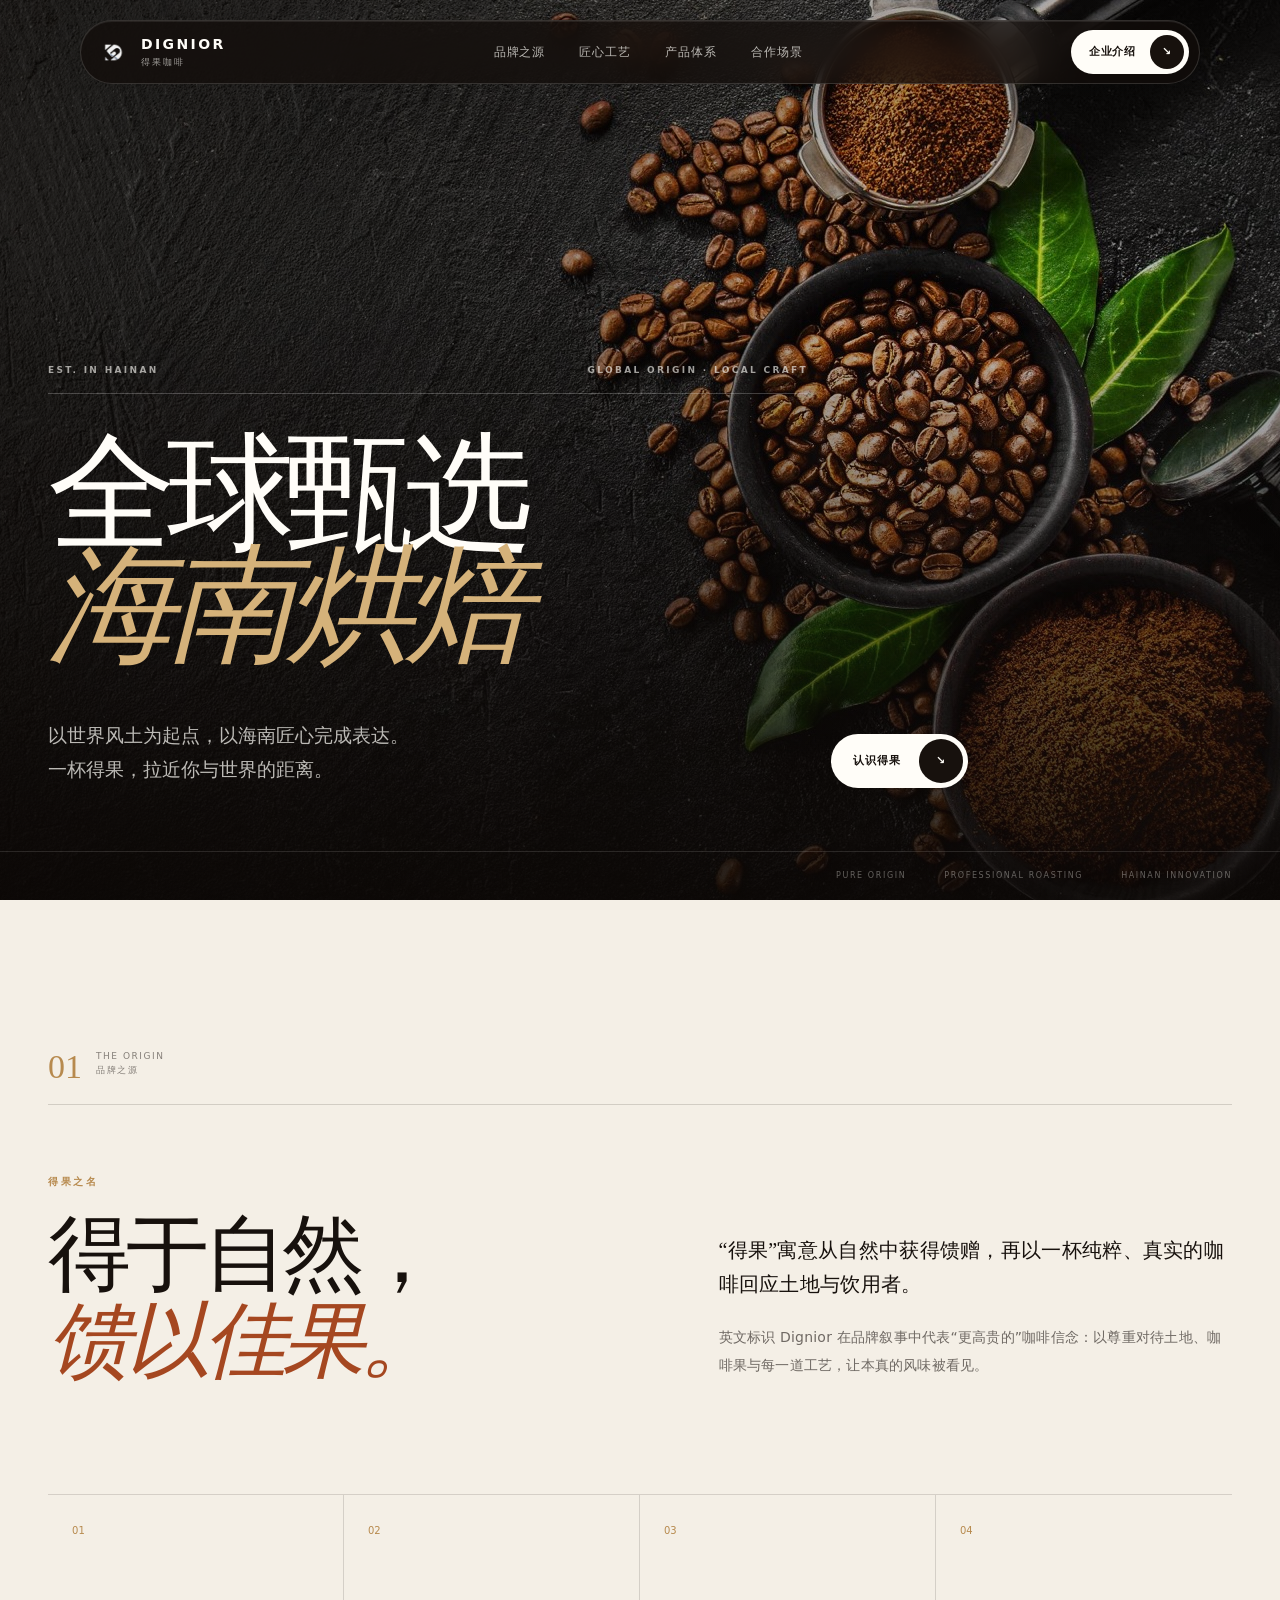
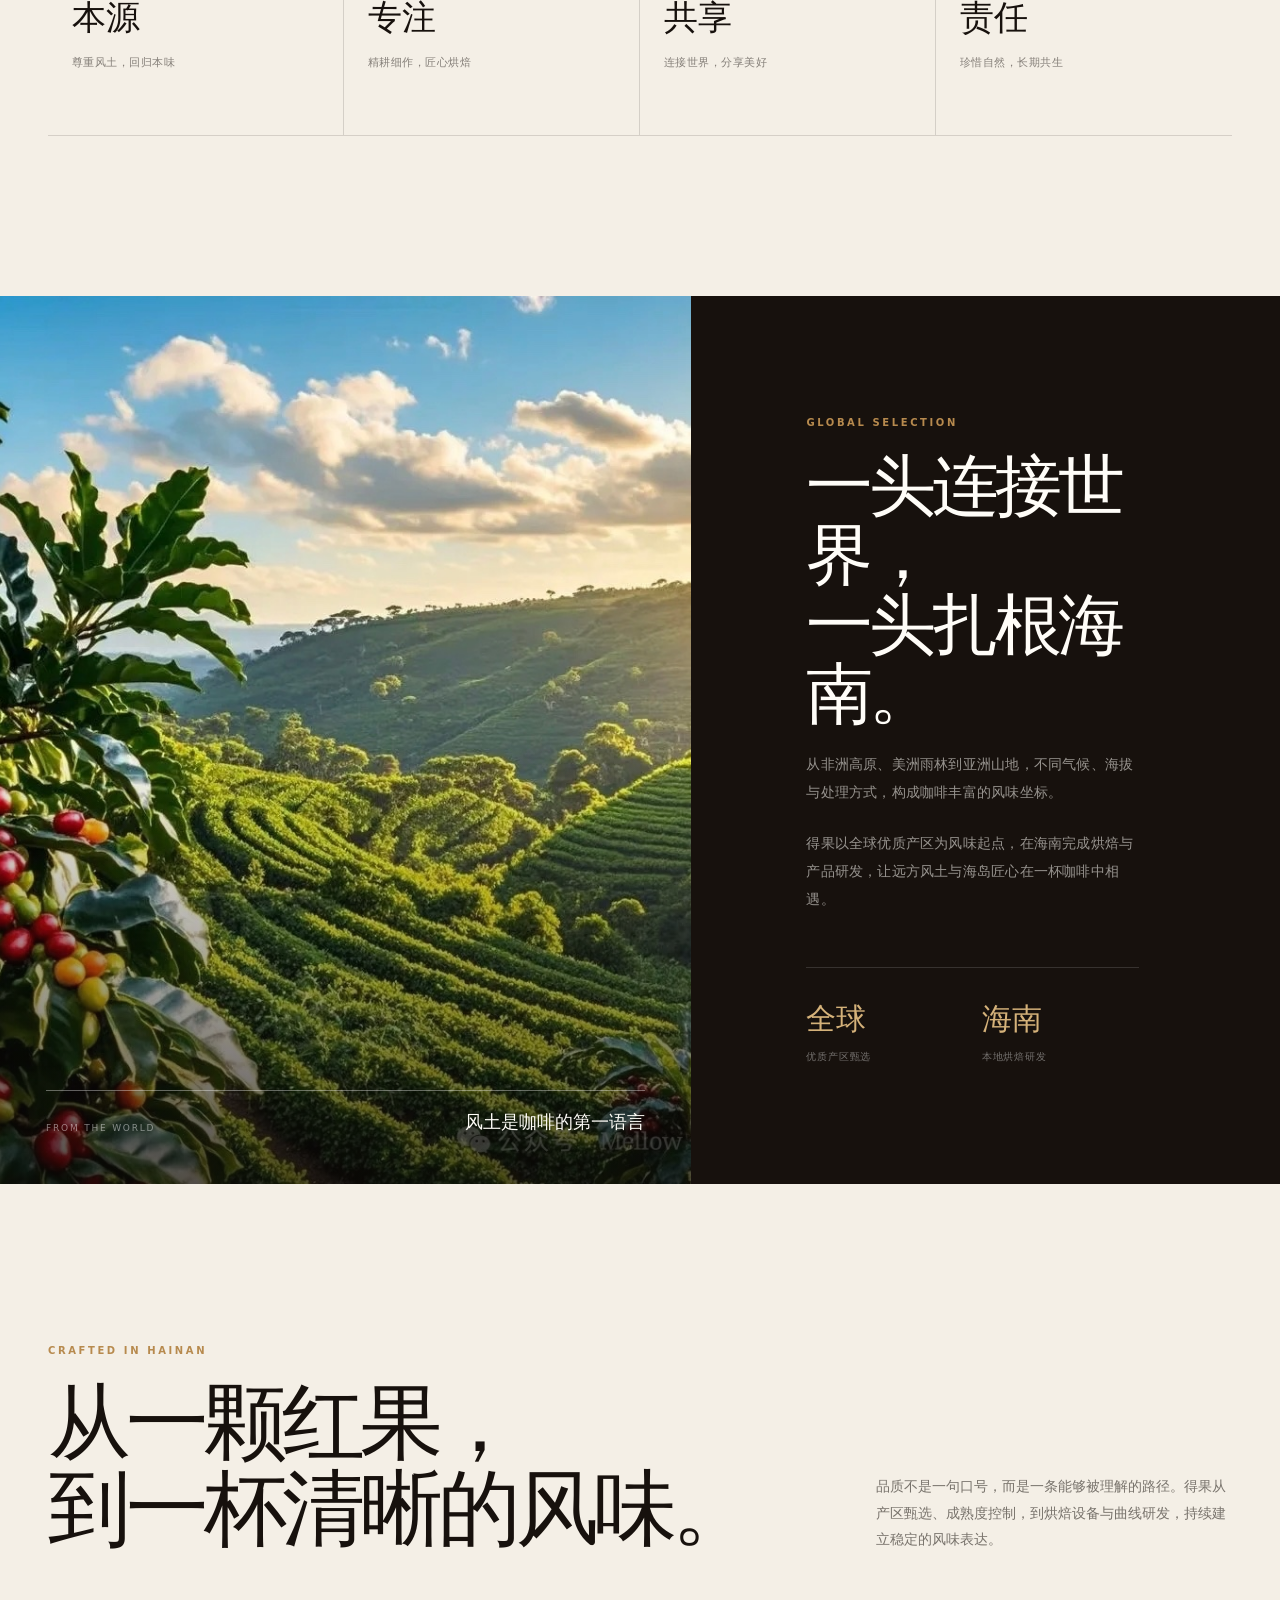
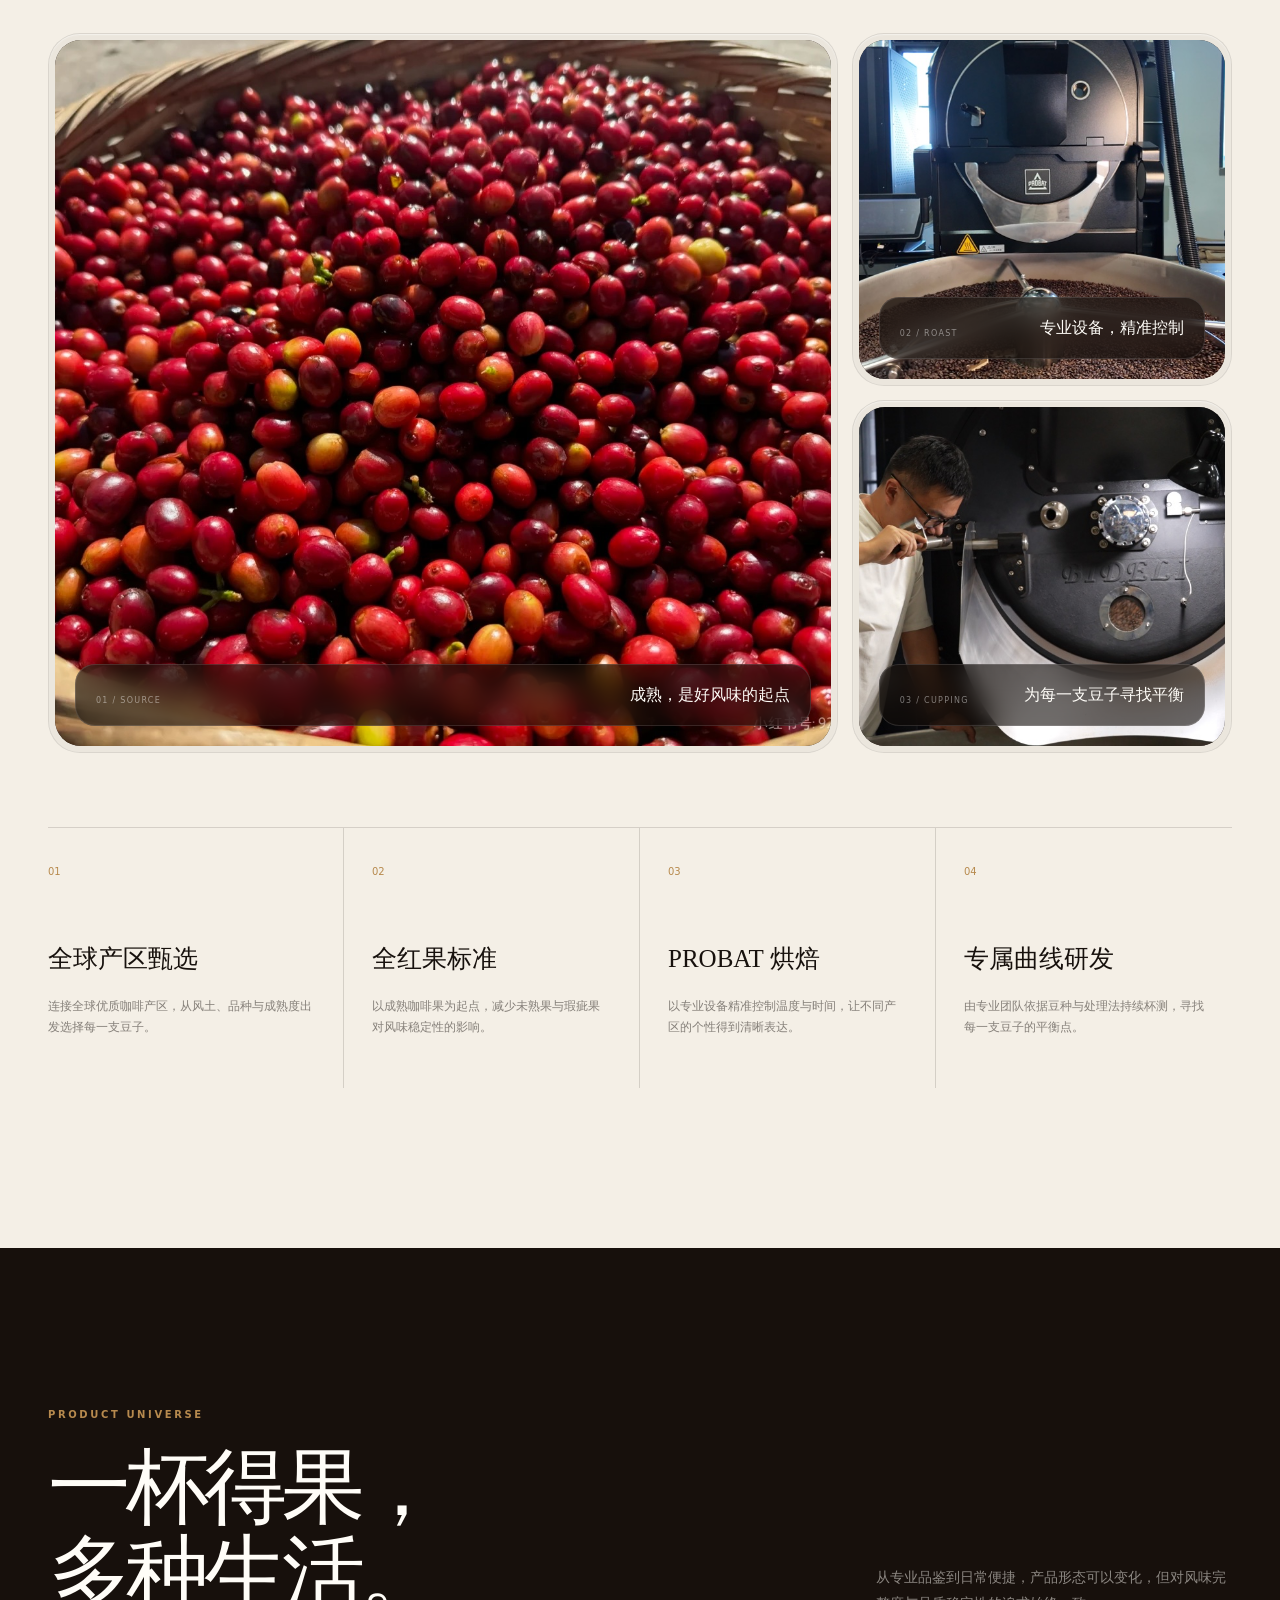
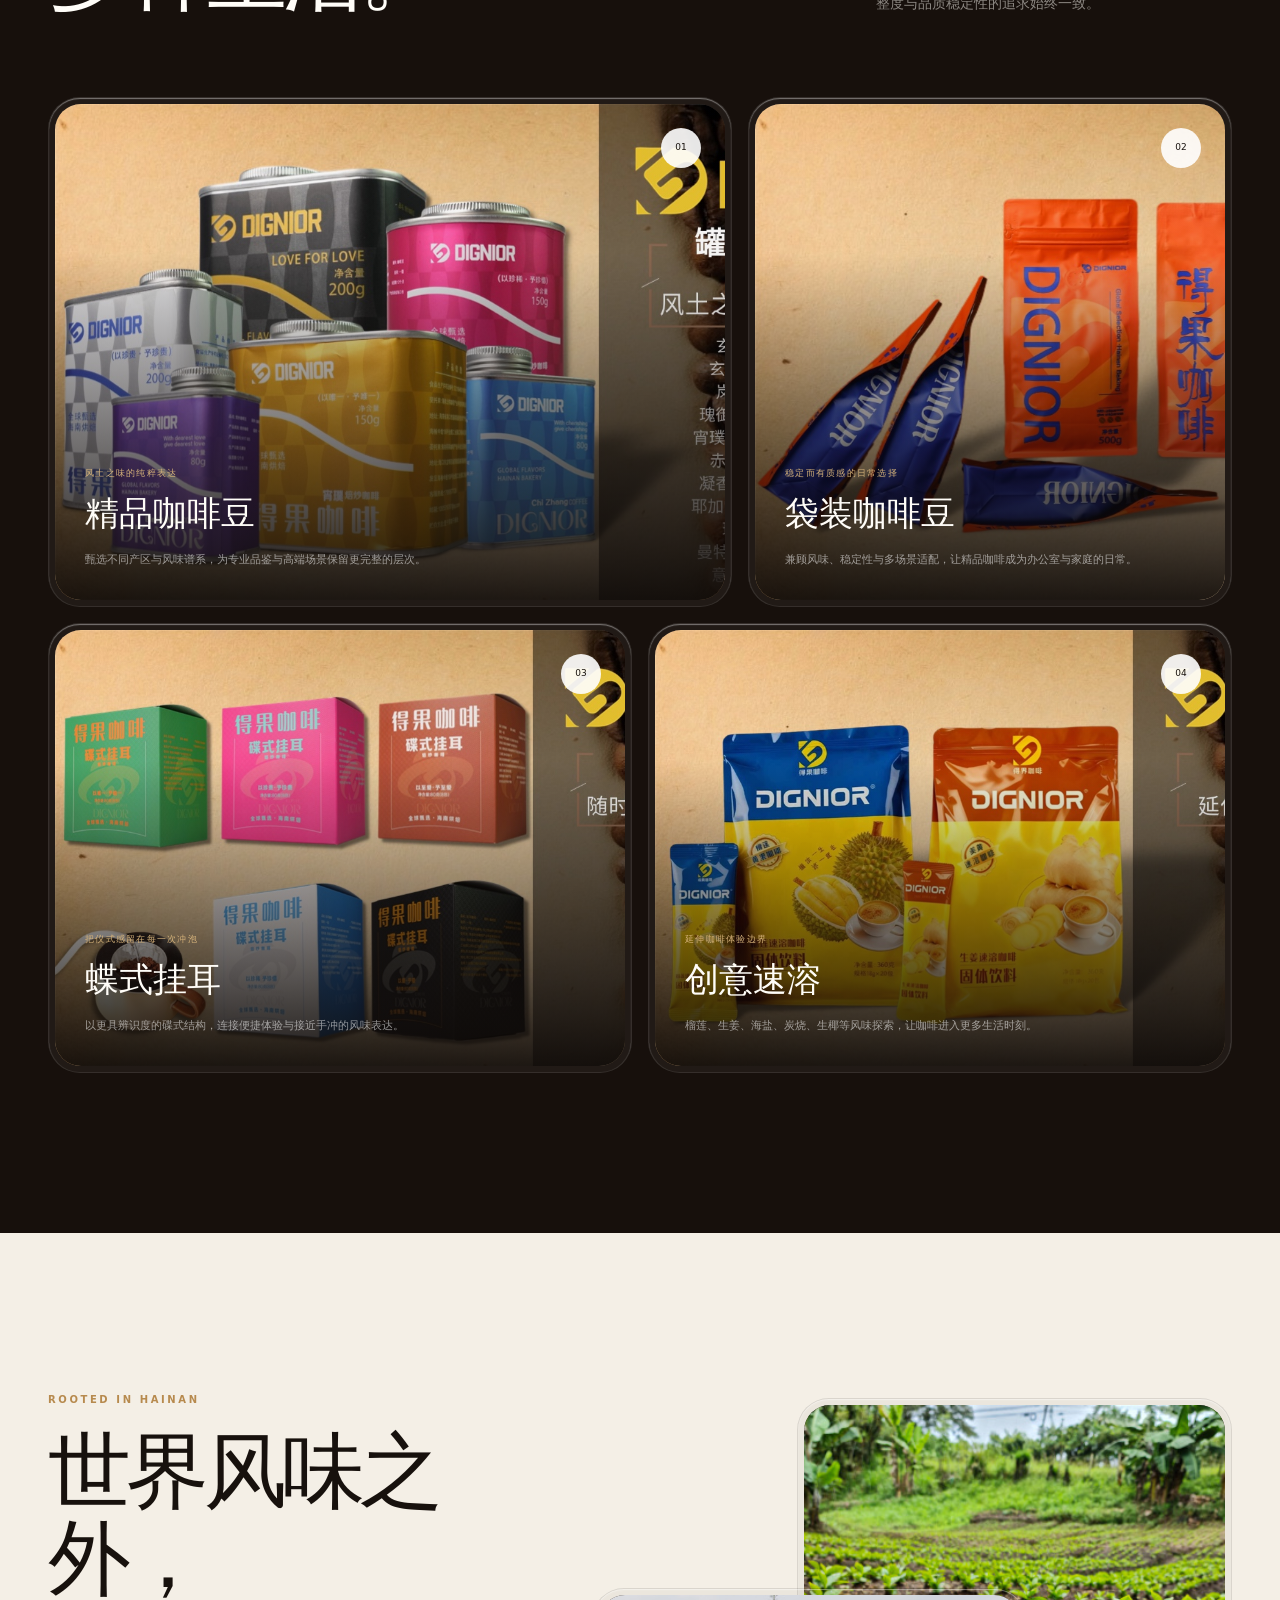
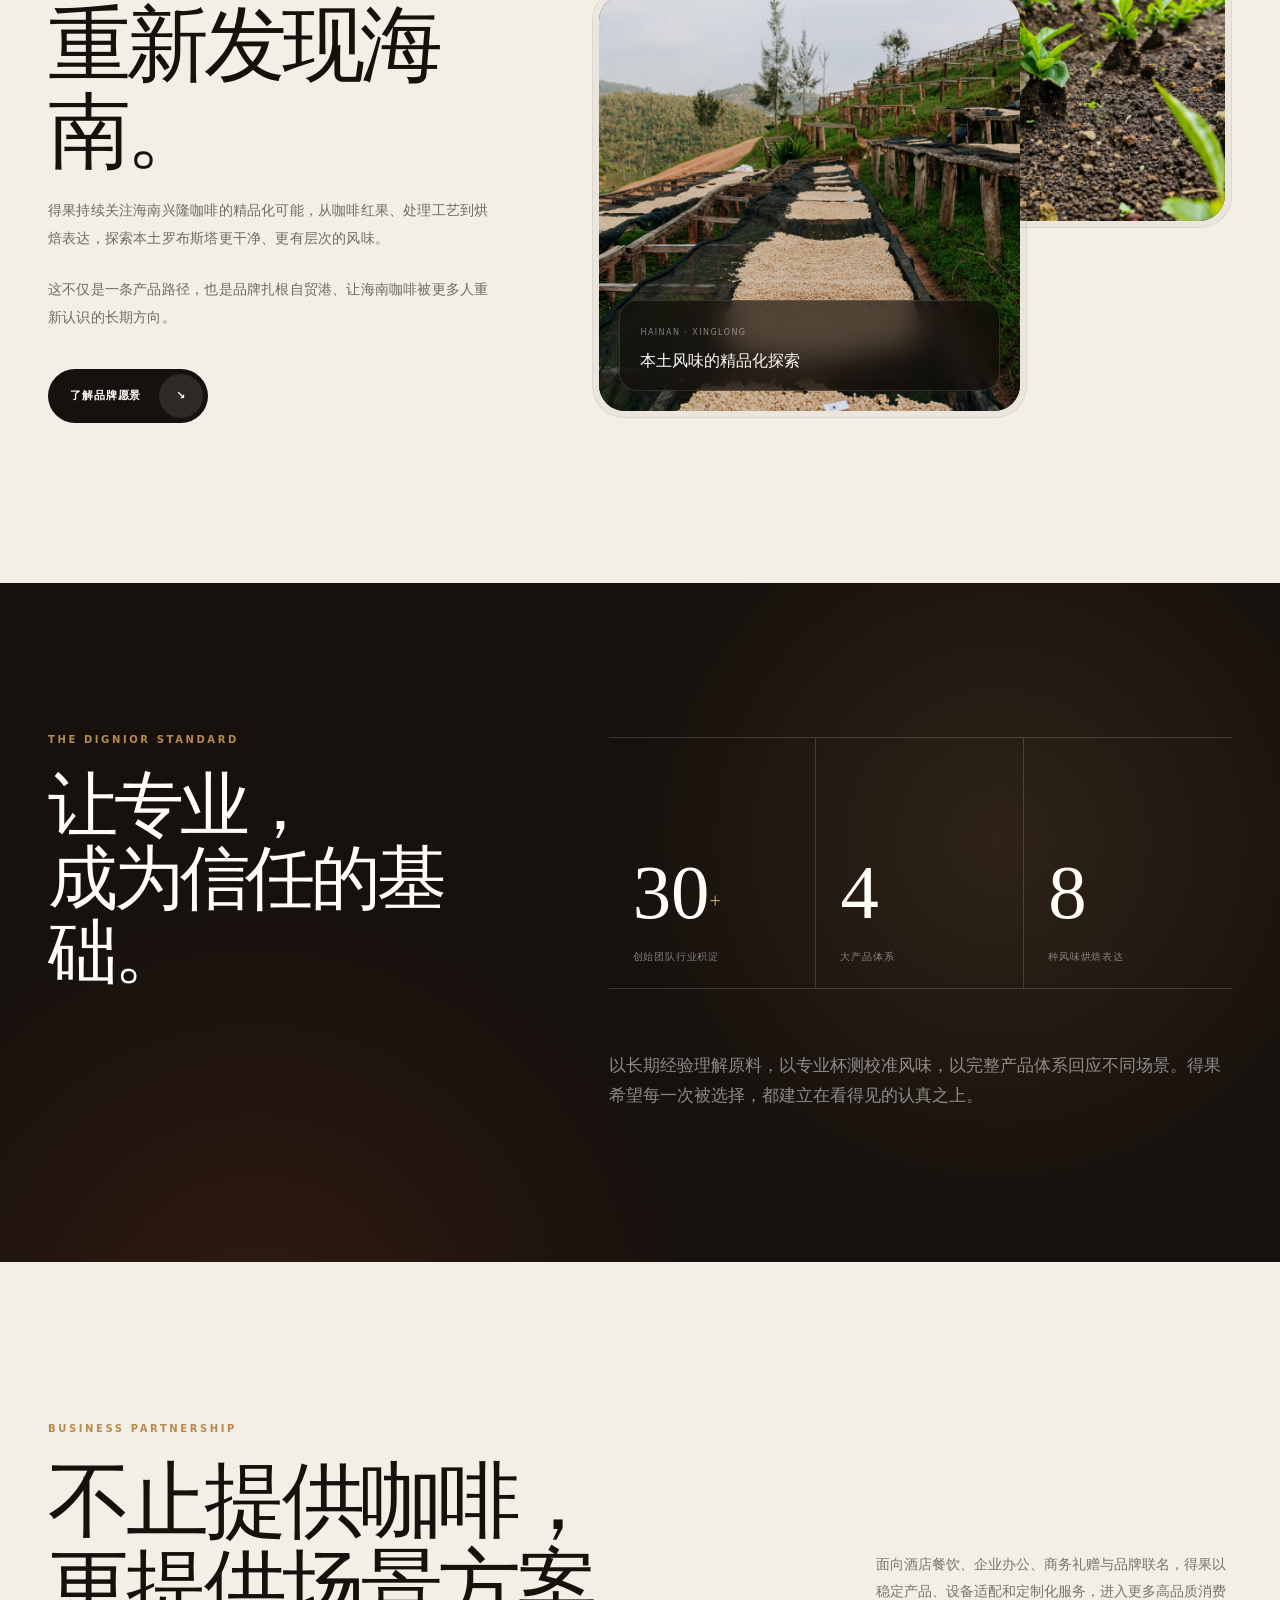
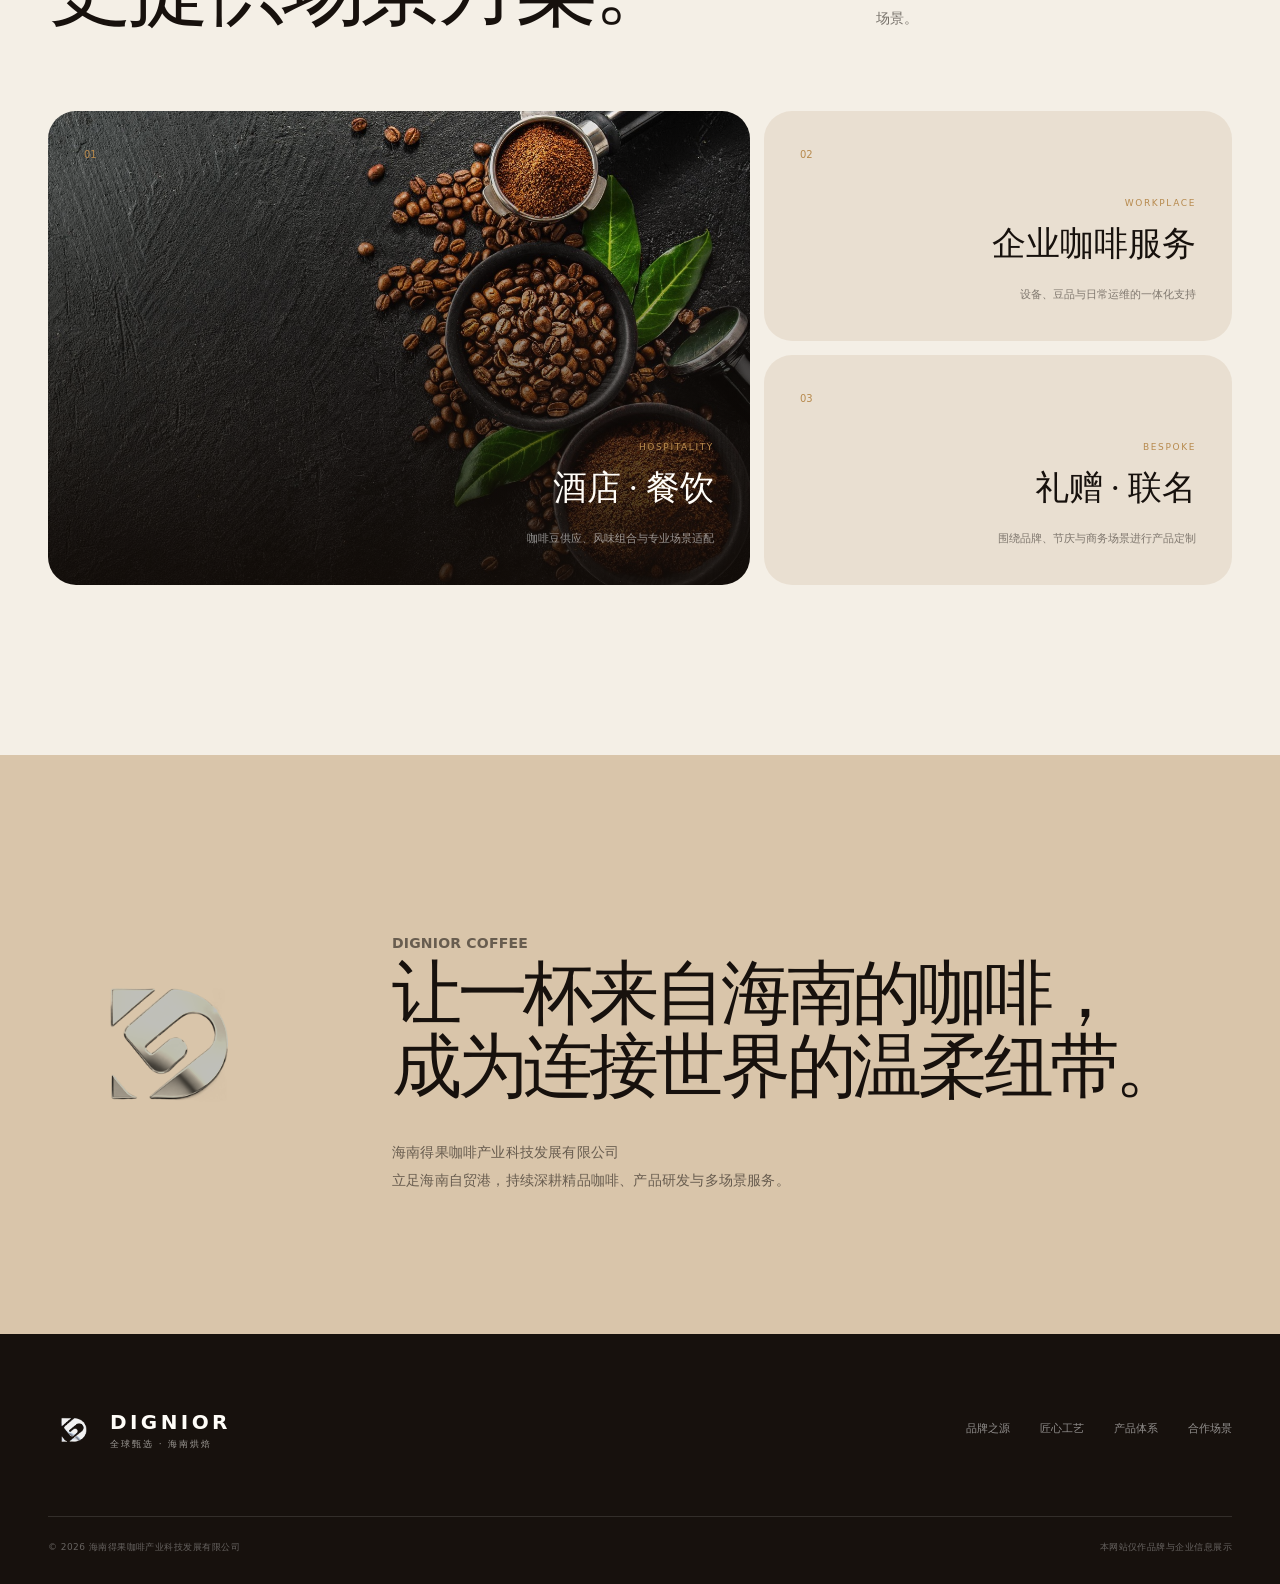
<file: index.html>
<!DOCTYPE html><html lang="zh-CN"><head><meta charSet="utf-8"/><meta name="viewport" content="width=device-width, initial-scale=1"/><link rel="preload" href="/_next/static/media/caa3a2e1cccd8315-s.p.09~u27dqhyhd6.woff2" as="font" crossorigin="" type="font/woff2"/><link rel="preload" as="image" href="/media/dignior-mark.png"/><link rel="preload" as="image" href="/media/hero-coffee.jpg"/><link rel="stylesheet" href="/_next/static/chunks/10dnl2an810fk.css" data-precedence="next"/><link rel="preload" as="script" fetchPriority="low" href="/_next/static/chunks/0ht900cau6_ur.js"/><script src="/_next/static/chunks/0r8nt2o8muejo.js" async=""></script><script src="/_next/static/chunks/07lhk_q6pmm3r.js" async=""></script><script src="/_next/static/chunks/turbopack-05c8c~j12fn14.js" async=""></script><script src="/_next/static/chunks/0dbhjjzl8qfwv.js" async=""></script><script src="/_next/static/chunks/0vftufkybjbp4.js" async=""></script><meta name="next-size-adjust" content=""/><title>DIGNIOR 得果咖啡｜全球甄选 · 海南烘焙</title><meta name="description" content="海南得果咖啡产业科技发展有限公司品牌官网。全球优质产区甄选，海南本地烘焙研发，以专业工艺连接世界风味与多元咖啡生活。"/><meta property="og:title" content="DIGNIOR 得果咖啡｜全球甄选 · 海南烘焙"/><meta property="og:description" content="得于自然，成于海南，分享世界风味。"/><meta property="og:url" content="https://fengjiqi888.github.io"/><meta property="og:locale" content="zh_CN"/><meta property="og:image" content="https://fengjiqi888.github.io/og.png"/><meta property="og:image:width" content="1200"/><meta property="og:image:height" content="630"/><meta property="og:image:alt" content="DIGNIOR 得果咖啡｜全球甄选 · 海南烘焙"/><meta property="og:type" content="website"/><meta name="twitter:card" content="summary_large_image"/><meta name="twitter:title" content="DIGNIOR 得果咖啡｜全球甄选 · 海南烘焙"/><meta name="twitter:description" content="得于自然，成于海南，分享世界风味。"/><meta name="twitter:image" content="https://fengjiqi888.github.io/og.png"/><link rel="shortcut icon" href="/media/dignior-mark.png"/><link rel="icon" href="/media/dignior-mark.png"/><link rel="apple-touch-icon" href="/media/dignior-mark.png"/><script src="/_next/static/chunks/03~yq9q893hmn.js" noModule=""></script></head><body class="geist_db8459eb-module__PZ6jEG__variable"><div hidden=""><!--$--><!--/$--></div><main><header class="floating-nav" aria-label="主导航"><a class="brand-lockup" href="#top" aria-label="Dignior 得果咖啡首页"><img src="/media/dignior-mark.png" alt=""/><span><strong>DIGNIOR</strong><small>得果咖啡</small></span></a><nav class="desktop-nav" aria-label="页面导航"><a href="#origin">品牌之源</a><a href="#craft">匠心工艺</a><a href="#products">产品体系</a><a href="#partnership">合作场景</a></nav><a class="nav-contact" href="#company">企业介绍<span aria-hidden="true">↘</span></a><button class="menu-toggle " type="button" aria-label="打开菜单" aria-expanded="false"><span></span><span></span></button></header><div class="mobile-menu " aria-hidden="true"><div class="mobile-menu__inner"><p>DIGNIOR · HAINAN</p><a href="#origin" style="transition-delay:110ms"><span>0<!-- -->1</span>品牌之源</a><a href="#craft" style="transition-delay:180ms"><span>0<!-- -->2</span>匠心工艺</a><a href="#products" style="transition-delay:250ms"><span>0<!-- -->3</span>产品体系</a><a href="#partnership" style="transition-delay:320ms"><span>0<!-- -->4</span>合作场景</a><a class="mobile-menu__company" href="#company">海南得果咖啡产业科技发展有限公司</a></div></div><section class="hero" id="top"><img class="hero__image" src="/media/hero-coffee.jpg" alt="烘焙中的咖啡豆"/><div class="hero__veil"></div><div class="hero__content"><div class="hero__eyebrow reveal"><span>EST. IN HAINAN</span><span>GLOBAL ORIGIN · LOCAL CRAFT</span></div><h1 class="reveal">全球甄选<br/><em>海南烘焙</em></h1><div class="hero__bottom reveal"><p>以世界风土为起点，以海南匠心完成表达。<br/>一杯得果，拉近你与世界的距离。</p><a class="island-button island-button--light" href="#origin"><span>认识得果</span><span class="island-button__icon" aria-hidden="true">↘</span></a></div></div><div class="hero__rail" aria-label="品牌关键词"><span>PURE ORIGIN</span><span>PROFESSIONAL ROASTING</span><span>HAINAN INNOVATION</span></div></section><section class="origin section-shell" id="origin"><div class="section-index reveal"><span>01</span><p>THE ORIGIN<br/>品牌之源</p></div><div class="origin__statement reveal"><p class="eyebrow">得果之名</p><h2>得于自然，<br/><em>馈以佳果。</em></h2></div><div class="origin__story reveal"><p class="lead">“得果”寓意从自然中获得馈赠，再以一杯纯粹、真实的咖啡回应土地与饮用者。</p><p>英文标识 Dignior 在品牌叙事中代表“更高贵的”咖啡信念：以尊重对待土地、咖啡果与每一道工艺，让本真的风味被看见。</p></div><div class="values-grid"><div class="value-item reveal"><span>0<!-- -->1</span><h3>本源</h3><p>尊重风土，回归本味</p></div><div class="value-item reveal"><span>0<!-- -->2</span><h3>专注</h3><p>精耕细作，匠心烘焙</p></div><div class="value-item reveal"><span>0<!-- -->3</span><h3>共享</h3><p>连接世界，分享美好</p></div><div class="value-item reveal"><span>0<!-- -->4</span><h3>责任</h3><p>珍惜自然，长期共生</p></div></div></section><section class="world-section"><div class="world-section__visual reveal"><img src="/media/global-origin.jpg" alt="咖啡山地种植园" loading="lazy"/><div class="image-caption"><span>FROM THE WORLD</span><p>风土是咖啡的第一语言</p></div></div><div class="world-section__copy section-copy reveal"><p class="eyebrow">GLOBAL SELECTION</p><h2>一头连接世界，<br/>一头扎根海南。</h2><p class="lead">从非洲高原、美洲雨林到亚洲山地，不同气候、海拔与处理方式，构成咖啡丰富的风味坐标。</p><p>得果以全球优质产区为风味起点，在海南完成烘焙与产品研发，让远方风土与海岛匠心在一杯咖啡中相遇。</p><div class="micro-facts"><div><strong>全球</strong><span>优质产区甄选</span></div><div><strong>海南</strong><span>本地烘焙研发</span></div></div></div></section><section class="craft section-shell" id="craft"><div class="section-heading reveal"><div><p class="eyebrow">CRAFTED IN HAINAN</p><h2>从一颗红果，<br/>到一杯清晰的风味。</h2></div><p>品质不是一句口号，而是一条能够被理解的路径。得果从产区甄选、成熟度控制，到烘焙设备与曲线研发，持续建立稳定的风味表达。</p></div><div class="craft-gallery"><div class="bezel craft-gallery__large reveal"><div class="bezel__inner"><img src="/media/red-cherries.jpg" alt="成熟咖啡红果" loading="lazy"/><div class="craft-gallery__label"><span>01 / SOURCE</span><p>成熟，是好风味的起点</p></div></div></div><div class="bezel craft-gallery__small reveal"><div class="bezel__inner"><img src="/media/probat-roaster.jpg" alt="PROBAT 咖啡烘焙设备" loading="lazy"/><div class="craft-gallery__label"><span>02 / ROAST</span><p>专业设备，精准控制</p></div></div></div><div class="bezel craft-gallery__small reveal"><div class="bezel__inner"><img src="/media/roast-master.jpg" alt="烘焙师观察咖啡烘焙状态" loading="lazy"/><div class="craft-gallery__label"><span>03 / CUPPING</span><p>为每一支豆子寻找平衡</p></div></div></div></div><div class="quality-steps"><article class="quality-step reveal"><span>01</span><h3>全球产区甄选</h3><p>连接全球优质咖啡产区，从风土、品种与成熟度出发选择每一支豆子。</p></article><article class="quality-step reveal"><span>02</span><h3>全红果标准</h3><p>以成熟咖啡果为起点，减少未熟果与瑕疵果对风味稳定性的影响。</p></article><article class="quality-step reveal"><span>03</span><h3>PROBAT 烘焙</h3><p>以专业设备精准控制温度与时间，让不同产区的个性得到清晰表达。</p></article><article class="quality-step reveal"><span>04</span><h3>专属曲线研发</h3><p>由专业团队依据豆种与处理法持续杯测，寻找每一支豆子的平衡点。</p></article></div></section><section class="products" id="products"><div class="products__heading section-shell reveal"><div><p class="eyebrow">PRODUCT UNIVERSE</p><h2>一杯得果，<br/>多种生活。</h2></div><p>从专业品鉴到日常便捷，产品形态可以变化，但对风味完整度与品质稳定性的追求始终一致。</p></div><div class="product-grid section-shell"><article class="bezel product-card product-card--wide reveal"><div class="bezel__inner"><img src="/media/product-beans.jpg" alt="精品咖啡豆" loading="lazy"/><div class="product-card__shade"></div><div class="product-card__number">0<!-- -->1</div><div class="product-card__copy"><p>风土之味的纯粹表达</p><h3>精品咖啡豆</h3><span>甄选不同产区与风味谱系，为专业品鉴与高端场景保留更完整的层次。</span></div></div></article><article class="bezel product-card product-card--tall reveal"><div class="bezel__inner"><img src="/media/product-daily.jpg" alt="袋装咖啡豆" loading="lazy"/><div class="product-card__shade"></div><div class="product-card__number">0<!-- -->2</div><div class="product-card__copy"><p>稳定而有质感的日常选择</p><h3>袋装咖啡豆</h3><span>兼顾风味、稳定性与多场景适配，让精品咖啡成为办公室与家庭的日常。</span></div></div></article><article class="bezel product-card product-card--standard reveal"><div class="bezel__inner"><img src="/media/product-drip.jpg" alt="蝶式挂耳" loading="lazy"/><div class="product-card__shade"></div><div class="product-card__number">0<!-- -->3</div><div class="product-card__copy"><p>把仪式感留在每一次冲泡</p><h3>蝶式挂耳</h3><span>以更具辨识度的碟式结构，连接便捷体验与接近手冲的风味表达。</span></div></div></article><article class="bezel product-card product-card--standard reveal"><div class="bezel__inner"><img src="/media/product-instant.jpg" alt="创意速溶" loading="lazy"/><div class="product-card__shade"></div><div class="product-card__number">0<!-- -->4</div><div class="product-card__copy"><p>延伸咖啡体验边界</p><h3>创意速溶</h3><span>榴莲、生姜、海盐、炭烧、生椰等风味探索，让咖啡进入更多生活时刻。</span></div></div></article></div></section><section class="hainan section-shell"><div class="hainan__copy reveal"><p class="eyebrow">ROOTED IN HAINAN</p><h2>世界风味之外，<br/>重新发现海南。</h2><p class="lead">得果持续关注海南兴隆咖啡的精品化可能，从咖啡红果、处理工艺到烘焙表达，探索本土罗布斯塔更干净、更有层次的风味。</p><p>这不仅是一条产品路径，也是品牌扎根自贸港、让海南咖啡被更多人重新认识的长期方向。</p><a class="island-button " href="#company"><span>了解品牌愿景</span><span class="island-button__icon" aria-hidden="true">↘</span></a></div><div class="hainan__cascade"><div class="bezel hainan-card hainan-card--back reveal"><div class="bezel__inner"><img src="/media/hainan-seedlings.jpg" alt="海南咖啡幼苗" loading="lazy"/></div></div><div class="bezel hainan-card hainan-card--front reveal"><div class="bezel__inner"><img src="/media/hainan-process.jpg" alt="海南咖啡处理与晾晒场景" loading="lazy"/><div class="hainan-card__caption"><span>HAINAN · XINGLONG</span><p>本土风味的精品化探索</p></div></div></div></div></section><section class="proof"><div class="proof__background"></div><div class="proof__content section-shell"><div class="proof__intro reveal"><p class="eyebrow">THE DIGNIOR STANDARD</p><h2>让专业，<br/>成为信任的基础。</h2></div><div class="proof__numbers"><div class="reveal"><strong>30<sup>+</sup></strong><span>创始团队行业积淀</span></div><div class="reveal"><strong>4</strong><span>大产品体系</span></div><div class="reveal"><strong>8</strong><span>种风味烘焙表达</span></div></div><p class="proof__note reveal">以长期经验理解原料，以专业杯测校准风味，以完整产品体系回应不同场景。得果希望每一次被选择，都建立在看得见的认真之上。</p></div></section><section class="partnership section-shell" id="partnership"><div class="section-heading reveal"><div><p class="eyebrow">BUSINESS PARTNERSHIP</p><h2>不止提供咖啡，<br/>更提供场景方案。</h2></div><p>面向酒店餐饮、企业办公、商务礼赠与品牌联名，得果以稳定产品、设备适配和定制化服务，进入更多高品质消费场景。</p></div><div class="partnership-grid"><article class="partnership-card partnership-card--primary reveal"><span>01</span><div><p>HOSPITALITY</p><h3>酒店 · 餐饮</h3><small>咖啡豆供应、风味组合与专业场景适配</small></div></article><article class="partnership-card reveal"><span>02</span><div><p>WORKPLACE</p><h3>企业咖啡服务</h3><small>设备、豆品与日常运维的一体化支持</small></div></article><article class="partnership-card reveal"><span>03</span><div><p>BESPOKE</p><h3>礼赠 · 联名</h3><small>围绕品牌、节庆与商务场景进行产品定制</small></div></article></div></section><section class="company" id="company"><div class="company__inner section-shell"><div class="company__mark reveal"><img src="/media/dignior-mark.png" alt=""/></div><div class="company__copy reveal"><p class="eyebrow">DIGNIOR COFFEE</p><h2>让一杯来自海南的咖啡，<br/>成为连接世界的温柔纽带。</h2><p>海南得果咖啡产业科技发展有限公司<br/>立足海南自贸港，持续深耕精品咖啡、产品研发与多场景服务。</p></div></div></section><footer><div class="footer__top"><a class="brand-lockup brand-lockup--footer" href="#top"><img src="/media/dignior-mark.png" alt=""/><span><strong>DIGNIOR</strong><small>全球甄选 · 海南烘焙</small></span></a><nav aria-label="页脚导航"><a href="#origin">品牌之源</a><a href="#craft">匠心工艺</a><a href="#products">产品体系</a><a href="#partnership">合作场景</a></nav></div><div class="footer__bottom"><p>© 2026 海南得果咖啡产业科技发展有限公司</p><p>本网站仅作品牌与企业信息展示</p></div></footer></main><!--$--><!--/$--><script src="/_next/static/chunks/0ht900cau6_ur.js" id="_R_" async=""></script><script>(self.__next_f=self.__next_f||[]).push([0])</script><script>self.__next_f.push([1,"1:\"$Sreact.fragment\"\n2:I[39756,[\"/_next/static/chunks/0dbhjjzl8qfwv.js\"],\"default\"]\n3:I[37457,[\"/_next/static/chunks/0dbhjjzl8qfwv.js\"],\"default\"]\n4:I[47257,[\"/_next/static/chunks/0dbhjjzl8qfwv.js\"],\"ClientPageRoot\"]\n5:I[31713,[\"/_next/static/chunks/0dbhjjzl8qfwv.js\",\"/_next/static/chunks/0vftufkybjbp4.js\"],\"default\"]\n8:I[97367,[\"/_next/static/chunks/0dbhjjzl8qfwv.js\"],\"OutletBoundary\"]\n9:\"$Sreact.suspense\"\nb:I[97367,[\"/_next/static/chunks/0dbhjjzl8qfwv.js\"],\"ViewportBoundary\"]\nd:I[97367,[\"/_next/static/chunks/0dbhjjzl8qfwv.js\"],\"MetadataBoundary\"]\nf:I[68027,[\"/_next/static/chunks/0dbhjjzl8qfwv.js\"],\"default\",1]\n:HL[\"/_next/static/chunks/10dnl2an810fk.css\",\"style\"]\n:HL[\"/_next/static/media/caa3a2e1cccd8315-s.p.09~u27dqhyhd6.woff2\",\"font\",{\"crossOrigin\":\"\",\"type\":\"font/woff2\"}]\n"])</script><script>self.__next_f.push([1,"0:{\"P\":null,\"c\":[\"\",\"\"],\"q\":\"\",\"i\":false,\"f\":[[[\"\",{\"children\":[\"__PAGE__\",{}]},\"$undefined\",\"$undefined\",16],[[\"$\",\"$1\",\"c\",{\"children\":[[[\"$\",\"link\",\"0\",{\"rel\":\"stylesheet\",\"href\":\"/_next/static/chunks/10dnl2an810fk.css\",\"precedence\":\"next\",\"crossOrigin\":\"$undefined\",\"nonce\":\"$undefined\"}],[\"$\",\"script\",\"script-0\",{\"src\":\"/_next/static/chunks/0dbhjjzl8qfwv.js\",\"async\":true,\"nonce\":\"$undefined\"}]],[\"$\",\"html\",null,{\"lang\":\"zh-CN\",\"children\":[\"$\",\"body\",null,{\"className\":\"geist_db8459eb-module__PZ6jEG__variable\",\"children\":[\"$\",\"$L2\",null,{\"parallelRouterKey\":\"children\",\"error\":\"$undefined\",\"errorStyles\":\"$undefined\",\"errorScripts\":\"$undefined\",\"template\":[\"$\",\"$L3\",null,{}],\"templateStyles\":\"$undefined\",\"templateScripts\":\"$undefined\",\"notFound\":[[[\"$\",\"title\",null,{\"children\":\"404: This page could not be found.\"}],[\"$\",\"div\",null,{\"style\":{\"fontFamily\":\"system-ui,\\\"Segoe UI\\\",Roboto,Helvetica,Arial,sans-serif,\\\"Apple Color Emoji\\\",\\\"Segoe UI Emoji\\\"\",\"height\":\"100vh\",\"textAlign\":\"center\",\"display\":\"flex\",\"flexDirection\":\"column\",\"alignItems\":\"center\",\"justifyContent\":\"center\"},\"children\":[\"$\",\"div\",null,{\"children\":[[\"$\",\"style\",null,{\"dangerouslySetInnerHTML\":{\"__html\":\"body{color:#000;background:#fff;margin:0}.next-error-h1{border-right:1px solid rgba(0,0,0,.3)}@media (prefers-color-scheme:dark){body{color:#fff;background:#000}.next-error-h1{border-right:1px solid rgba(255,255,255,.3)}}\"}}],[\"$\",\"h1\",null,{\"className\":\"next-error-h1\",\"style\":{\"display\":\"inline-block\",\"margin\":\"0 20px 0 0\",\"padding\":\"0 23px 0 0\",\"fontSize\":24,\"fontWeight\":500,\"verticalAlign\":\"top\",\"lineHeight\":\"49px\"},\"children\":404}],[\"$\",\"div\",null,{\"style\":{\"display\":\"inline-block\"},\"children\":[\"$\",\"h2\",null,{\"style\":{\"fontSize\":14,\"fontWeight\":400,\"lineHeight\":\"49px\",\"margin\":0},\"children\":\"This page could not be found.\"}]}]]}]}]],[]],\"forbidden\":\"$undefined\",\"unauthorized\":\"$undefined\"}]}]}]]}],{\"children\":[[\"$\",\"$1\",\"c\",{\"children\":[[\"$\",\"$L4\",null,{\"Component\":\"$5\",\"serverProvidedParams\":{\"searchParams\":{},\"params\":{},\"promises\":[\"$@6\",\"$@7\"]}}],[[\"$\",\"script\",\"script-0\",{\"src\":\"/_next/static/chunks/0vftufkybjbp4.js\",\"async\":true,\"nonce\":\"$undefined\"}]],[\"$\",\"$L8\",null,{\"children\":[\"$\",\"$9\",null,{\"name\":\"Next.MetadataOutlet\",\"children\":\"$@a\"}]}]]}],{},null,false,null]},null,false,null],[\"$\",\"$1\",\"h\",{\"children\":[null,[\"$\",\"$Lb\",null,{\"children\":\"$Lc\"}],[\"$\",\"div\",null,{\"hidden\":true,\"children\":[\"$\",\"$Ld\",null,{\"children\":[\"$\",\"$9\",null,{\"name\":\"Next.Metadata\",\"children\":\"$Le\"}]}]}],[\"$\",\"meta\",null,{\"name\":\"next-size-adjust\",\"content\":\"\"}]]}],false]],\"m\":\"$undefined\",\"G\":[\"$f\",[[\"$\",\"link\",\"0\",{\"rel\":\"stylesheet\",\"href\":\"/_next/static/chunks/10dnl2an810fk.css\",\"precedence\":\"next\",\"crossOrigin\":\"$undefined\",\"nonce\":\"$undefined\"}]]],\"S\":true,\"h\":null,\"s\":\"$undefined\",\"l\":\"$undefined\",\"p\":\"$undefined\",\"d\":\"$undefined\",\"b\":\"vTqGMhqvBNrs76bhTp13f\"}\n"])</script><script>self.__next_f.push([1,"6:{}\n7:\"$0:f:0:1:1:children:0:props:children:0:props:serverProvidedParams:params\"\n"])</script><script>self.__next_f.push([1,"c:[[\"$\",\"meta\",\"0\",{\"charSet\":\"utf-8\"}],[\"$\",\"meta\",\"1\",{\"name\":\"viewport\",\"content\":\"width=device-width, initial-scale=1\"}]]\n"])</script><script>self.__next_f.push([1,"10:I[27201,[\"/_next/static/chunks/0dbhjjzl8qfwv.js\"],\"IconMark\"]\na:null\n"])</script><script>self.__next_f.push([1,"e:[[\"$\",\"title\",\"0\",{\"children\":\"DIGNIOR 得果咖啡｜全球甄选 · 海南烘焙\"}],[\"$\",\"meta\",\"1\",{\"name\":\"description\",\"content\":\"海南得果咖啡产业科技发展有限公司品牌官网。全球优质产区甄选，海南本地烘焙研发，以专业工艺连接世界风味与多元咖啡生活。\"}],[\"$\",\"meta\",\"2\",{\"property\":\"og:title\",\"content\":\"DIGNIOR 得果咖啡｜全球甄选 · 海南烘焙\"}],[\"$\",\"meta\",\"3\",{\"property\":\"og:description\",\"content\":\"得于自然，成于海南，分享世界风味。\"}],[\"$\",\"meta\",\"4\",{\"property\":\"og:url\",\"content\":\"https://fengjiqi888.github.io\"}],[\"$\",\"meta\",\"5\",{\"property\":\"og:locale\",\"content\":\"zh_CN\"}],[\"$\",\"meta\",\"6\",{\"property\":\"og:image\",\"content\":\"https://fengjiqi888.github.io/og.png\"}],[\"$\",\"meta\",\"7\",{\"property\":\"og:image:width\",\"content\":\"1200\"}],[\"$\",\"meta\",\"8\",{\"property\":\"og:image:height\",\"content\":\"630\"}],[\"$\",\"meta\",\"9\",{\"property\":\"og:image:alt\",\"content\":\"DIGNIOR 得果咖啡｜全球甄选 · 海南烘焙\"}],[\"$\",\"meta\",\"10\",{\"property\":\"og:type\",\"content\":\"website\"}],[\"$\",\"meta\",\"11\",{\"name\":\"twitter:card\",\"content\":\"summary_large_image\"}],[\"$\",\"meta\",\"12\",{\"name\":\"twitter:title\",\"content\":\"DIGNIOR 得果咖啡｜全球甄选 · 海南烘焙\"}],[\"$\",\"meta\",\"13\",{\"name\":\"twitter:description\",\"content\":\"得于自然，成于海南，分享世界风味。\"}],[\"$\",\"meta\",\"14\",{\"name\":\"twitter:image\",\"content\":\"https://fengjiqi888.github.io/og.png\"}],[\"$\",\"link\",\"15\",{\"rel\":\"shortcut icon\",\"href\":\"/media/dignior-mark.png\"}],[\"$\",\"link\",\"16\",{\"rel\":\"icon\",\"href\":\"/media/dignior-mark.png\"}],[\"$\",\"link\",\"17\",{\"rel\":\"apple-touch-icon\",\"href\":\"/media/dignior-mark.png\"}],[\"$\",\"$L10\",\"18\",{}]]\n"])</script></body></html>
</file>
<file: _next/static/chunks/10dnl2an810fk.css>
@font-face{font-family:Geist;font-style:normal;font-weight:100 900;font-display:swap;src:url(../media/fef07dbb0973bf53-s.12tyk43_3sh9u.woff2)format("woff2");unicode-range:U+460-52F,U+1C80-1C8A,U+20B4,U+2DE0-2DFF,U+A640-A69F,U+FE2E-FE2F}@font-face{font-family:Geist;font-style:normal;font-weight:100 900;font-display:swap;src:url(../media/8a480f0b521d4e75-s.0jzbimsg8vl84.woff2)format("woff2");unicode-range:U+301,U+400-45F,U+490-491,U+4B0-4B1,U+2116}@font-face{font-family:Geist;font-style:normal;font-weight:100 900;font-display:swap;src:url(../media/53b9e256198e5412-s.0-wfv7uh4i7h9.woff2)format("woff2");unicode-range:U+102-103,U+110-111,U+128-129,U+168-169,U+1A0-1A1,U+1AF-1B0,U+300-301,U+303-304,U+308-309,U+323,U+329,U+1EA0-1EF9,U+20AB}@font-face{font-family:Geist;font-style:normal;font-weight:100 900;font-display:swap;src:url(../media/7178b3e590c64307-s.0nx0ww8fni_q3.woff2)format("woff2");unicode-range:U+100-2BA,U+2BD-2C5,U+2C7-2CC,U+2CE-2D7,U+2DD-2FF,U+304,U+308,U+329,U+1D00-1DBF,U+1E00-1E9F,U+1EF2-1EFF,U+2020,U+20A0-20AB,U+20AD-20C0,U+2113,U+2C60-2C7F,U+A720-A7FF}@font-face{font-family:Geist;font-style:normal;font-weight:100 900;font-display:swap;src:url(../media/caa3a2e1cccd8315-s.p.09~u27dqhyhd6.woff2)format("woff2");unicode-range:U+??,U+131,U+152-153,U+2BB-2BC,U+2C6,U+2DA,U+2DC,U+304,U+308,U+329,U+2000-206F,U+20AC,U+2122,U+2191,U+2193,U+2212,U+2215,U+FEFF,U+FFFD}@font-face{font-family:Geist Fallback;src:local(Arial);ascent-override:95.94%;descent-override:28.16%;line-gap-override:0.0%;size-adjust:104.76%}.geist_db8459eb-module__PZ6jEG__className{font-family:Geist,Geist Fallback;font-style:normal}.geist_db8459eb-module__PZ6jEG__variable{--font-geist-sans:"Geist", "Geist Fallback"}
@layer theme{:root,:host{--font-sans:ui-sans-serif, system-ui, sans-serif, "Apple Color Emoji", "Segoe UI Emoji", "Segoe UI Symbol", "Noto Color Emoji";--font-mono:ui-monospace, SFMono-Regular, Menlo, Monaco, Consolas, "Liberation Mono", "Courier New", monospace;--spacing:.25rem;--default-font-family:var(--font-sans);--default-mono-font-family:var(--font-mono)}}@layer base{*,:after,:before,::backdrop{box-sizing:border-box;border:0 solid;margin:0;padding:0}::file-selector-button{box-sizing:border-box;border:0 solid;margin:0;padding:0}html,:host{-webkit-text-size-adjust:100%;tab-size:4;line-height:1.5;font-family:var(--default-font-family,ui-sans-serif, system-ui, sans-serif, "Apple Color Emoji", "Segoe UI Emoji", "Segoe UI Symbol", "Noto Color Emoji");font-feature-settings:var(--default-font-feature-settings,normal);font-variation-settings:var(--default-font-variation-settings,normal);-webkit-tap-highlight-color:transparent}hr{height:0;color:inherit;border-top-width:1px}abbr:where([title]){-webkit-text-decoration:underline dotted;text-decoration:underline dotted}h1,h2,h3,h4,h5,h6{font-size:inherit;font-weight:inherit}a{color:inherit;-webkit-text-decoration:inherit;-webkit-text-decoration:inherit;-webkit-text-decoration:inherit;-webkit-text-decoration:inherit;text-decoration:inherit}b,strong{font-weight:bolder}code,kbd,samp,pre{font-family:var(--default-mono-font-family,ui-monospace, SFMono-Regular, Menlo, Monaco, Consolas, "Liberation Mono", "Courier New", monospace);font-feature-settings:var(--default-mono-font-feature-settings,normal);font-variation-settings:var(--default-mono-font-variation-settings,normal);font-size:1em}small{font-size:80%}sub,sup{vertical-align:baseline;font-size:75%;line-height:0;position:relative}sub{bottom:-.25em}sup{top:-.5em}table{text-indent:0;border-color:inherit;border-collapse:collapse}:-moz-focusring{outline:auto}progress{vertical-align:baseline}summary{display:list-item}ol,ul,menu{list-style:none}img,svg,video,canvas,audio,iframe,embed,object{vertical-align:middle;display:block}img,video{max-width:100%;height:auto}button,input,select,optgroup,textarea{font:inherit;font-feature-settings:inherit;font-variation-settings:inherit;letter-spacing:inherit;color:inherit;opacity:1;background-color:#0000;border-radius:0}::file-selector-button{font:inherit;font-feature-settings:inherit;font-variation-settings:inherit;letter-spacing:inherit;color:inherit;opacity:1;background-color:#0000;border-radius:0}:where(select:is([multiple],[size])) optgroup{font-weight:bolder}:where(select:is([multiple],[size])) optgroup option{padding-inline-start:20px}::file-selector-button{margin-inline-end:4px}::placeholder{opacity:1}@supports (not ((-webkit-appearance:-apple-pay-button))) or (contain-intrinsic-size:1px){::placeholder{color:currentColor}@supports (color:color-mix(in lab, red, red)){::placeholder{color:color-mix(in oklab, currentcolor 50%, transparent)}}}textarea{resize:vertical}::-webkit-search-decoration{-webkit-appearance:none}::-webkit-date-and-time-value{min-height:1lh;text-align:inherit}::-webkit-datetime-edit{display:inline-flex}::-webkit-datetime-edit-fields-wrapper{padding:0}::-webkit-datetime-edit{padding-block:0}::-webkit-datetime-edit-year-field{padding-block:0}::-webkit-datetime-edit-month-field{padding-block:0}::-webkit-datetime-edit-day-field{padding-block:0}::-webkit-datetime-edit-hour-field{padding-block:0}::-webkit-datetime-edit-minute-field{padding-block:0}::-webkit-datetime-edit-second-field{padding-block:0}::-webkit-datetime-edit-millisecond-field{padding-block:0}::-webkit-datetime-edit-meridiem-field{padding-block:0}::-webkit-calendar-picker-indicator{line-height:1}:-moz-ui-invalid{box-shadow:none}button,input:where([type=button],[type=reset],[type=submit]){appearance:button}::file-selector-button{appearance:button}::-webkit-inner-spin-button{height:auto}::-webkit-outer-spin-button{height:auto}[hidden]:where(:not([hidden=until-found])){display:none!important}}@layer components;@layer utilities{.start{inset-inline-start:var(--spacing)}.contents{display:contents}.hidden{display:none}.table{display:table}}:root{--ink:#17110d;--ink-soft:#2a1f18;--paper:#f4efe6;--paper-deep:#e9dfd1;--gold:#b78a4e;--gold-light:#d5b27a;--rust:#a54720;--sage:#4f604f;--white:#fffdf8;--serif:"Songti SC", "STSong", "Noto Serif SC", "Times New Roman", serif;--sans:var(--font-geist-sans), "PingFang SC", "Hiragino Sans GB", sans-serif;--ease-heavy:cubic-bezier(.32, .72, 0, 1)}*{box-sizing:border-box}html{scroll-behavior:smooth;background:var(--ink)}body{background:var(--paper);color:var(--ink);font-family:var(--sans);text-rendering:optimizelegibility;margin:0}body:after{z-index:30;pointer-events:none;content:"";opacity:.025;background-image:radial-gradient(#ffffffe6 .45px,#0000 .55px);background-size:4px 4px;position:fixed;inset:0}a{color:inherit;text-decoration:none}button{color:inherit;font:inherit}img{max-width:100%;display:block}::selection{background:var(--gold);color:var(--white)}.section-shell{width:min(1440px,100% - 96px);margin-inline:auto}.eyebrow{color:var(--gold);letter-spacing:.26em;text-transform:uppercase;margin:0 0 22px;font-size:10px;font-weight:620;line-height:1.4}.floating-nav{z-index:20;-webkit-backdrop-filter:blur(18px);backdrop-filter:blur(18px);background:#120d0abd;border:1px solid #ffffff24;border-radius:999px;justify-content:space-between;align-items:center;width:min(1120px,100% - 40px);min-height:64px;padding:8px 10px 8px 15px;display:flex;position:fixed;top:20px;left:50%;transform:translate(-50%);box-shadow:inset 0 1px #ffffff14,0 22px 70px #00000029}.brand-lockup{color:var(--white);align-items:center;gap:10px;display:inline-flex}.brand-lockup img{object-fit:contain;filter:brightness(1.45)contrast(.9);width:35px;height:35px}.brand-lockup span{flex-direction:column;gap:1px;display:flex}.brand-lockup strong{letter-spacing:.17em;font-size:14px;font-weight:660}.brand-lockup small{color:#fffdf894;letter-spacing:.22em;font-size:9px}.desktop-nav{align-items:center;gap:34px;display:flex}.desktop-nav a{color:#fffdf8b3;letter-spacing:.08em;transition:color .65s var(--ease-heavy);font-size:12px;position:relative}.desktop-nav a:after{background:var(--gold-light);content:"";transform-origin:100%;width:100%;height:1px;transition:transform .65s var(--ease-heavy);position:absolute;bottom:-8px;left:0;transform:scaleX(0)}.desktop-nav a:hover{color:var(--white)}.desktop-nav a:hover:after{transform-origin:0;transform:scaleX(1)}.nav-contact{background:var(--white);min-height:44px;color:var(--ink);letter-spacing:.07em;transition:transform .7s var(--ease-heavy), background .7s var(--ease-heavy);border-radius:999px;align-items:center;gap:14px;padding:4px 5px 4px 18px;font-size:11px;font-weight:620;display:flex}.nav-contact span{background:var(--ink);width:34px;height:34px;color:var(--white);transition:transform .7s var(--ease-heavy);border-radius:50%;place-items:center;display:grid}.nav-contact:hover{background:#efe3d4;transform:scale(.985)}.nav-contact:hover span{transform:translate(2px,2px)scale(1.04)}.menu-toggle{background:var(--white);cursor:pointer;border:0;border-radius:50%;width:44px;height:44px;display:none}.menu-toggle span{background:var(--ink);width:17px;height:1.5px;transition:transform .7s var(--ease-heavy);border-radius:2px;position:absolute}.menu-toggle span:first-child{transform:translate(-8.5px,-3px)}.menu-toggle span:last-child{transform:translate(-8.5px,3px)}.menu-toggle.is-open span:first-child{transform:translate(-8.5px)rotate(45deg)}.menu-toggle.is-open span:last-child{transform:translate(-8.5px)rotate(-45deg)}.mobile-menu{z-index:15;visibility:hidden;opacity:0;-webkit-backdrop-filter:blur(26px);backdrop-filter:blur(26px);transition:opacity .8s var(--ease-heavy), visibility .8s var(--ease-heavy);background:#110c09f0;display:none;position:fixed;inset:0}.mobile-menu__inner{flex-direction:column;justify-content:center;min-height:100dvh;padding:120px 30px 48px;display:flex}.mobile-menu__inner>p{color:var(--gold-light);letter-spacing:.25em;margin:0 0 38px;font-size:10px}.mobile-menu__inner>a:not(.mobile-menu__company){color:var(--white);font-family:var(--serif);opacity:0;transition:opacity .8s var(--ease-heavy), transform .8s var(--ease-heavy);align-items:baseline;gap:18px;padding:15px 0;font-size:clamp(34px,9vw,48px);display:flex;transform:translateY(42px)}.mobile-menu__inner>a span{color:var(--gold);font-family:var(--sans);letter-spacing:.1em;font-size:10px}.mobile-menu__company{color:#fffdf880;letter-spacing:.08em;margin-top:46px;font-size:11px}.mobile-menu.is-open{visibility:visible;opacity:1}.mobile-menu.is-open .mobile-menu__inner>a{opacity:1;transform:translateY(0)}.hero{background:var(--ink);min-height:100dvh;color:var(--white);align-items:flex-end;display:flex;position:relative;overflow:hidden}.hero__image{object-fit:cover;object-position:center;width:100%;height:100%;animation:hero-settle 1.8s var(--ease-heavy) forwards;position:absolute;inset:0;transform:scale(1.035)}.hero__veil{background:linear-gradient(#0c080642 0%,#0c08062e 32%,#0c0806e0 100%),linear-gradient(90deg,#0c0806a8 0%,#0c08060f 68%);position:absolute;inset:0}.hero__content{z-index:2;width:min(1440px,100% - 96px);margin:0 auto;padding:150px 0 112px;position:relative}.hero__eyebrow{color:#fffdf89e;letter-spacing:.26em;border-bottom:1px solid #ffffff38;justify-content:space-between;max-width:760px;margin-bottom:44px;padding-bottom:15px;font-size:9px;font-weight:620;display:flex}.hero h1{max-width:1000px;font-family:var(--serif);letter-spacing:-.07em;margin:0;font-size:clamp(74px,10vw,166px);font-weight:400;line-height:.88}.hero h1 em{color:var(--gold-light);font-weight:400}.hero__bottom{justify-content:space-between;align-items:flex-end;gap:42px;max-width:920px;margin-top:56px;display:flex}.hero__bottom p{color:#fffdf8b8;font-family:var(--serif);margin:0;font-size:clamp(16px,1.5vw,22px);line-height:1.8}.hero__rail{z-index:3;color:#fffdf85c;letter-spacing:.2em;border-top:1px solid #ffffff1f;justify-content:flex-end;gap:38px;width:100%;padding:18px 48px;font-size:8px;display:flex;position:absolute;bottom:0;right:0}@keyframes hero-settle{to{transform:scale(1)}}.island-button{background:var(--ink);min-height:54px;color:var(--white);letter-spacing:.08em;transition:transform .7s var(--ease-heavy), background .7s var(--ease-heavy);border-radius:999px;flex:none;align-items:center;gap:18px;padding:5px 5px 5px 22px;font-size:11px;font-weight:620;display:inline-flex}.island-button--light{background:var(--white);color:var(--ink)}.island-button__icon{width:44px;height:44px;transition:transform .7s var(--ease-heavy);background:#ffffff1a;border-radius:50%;place-items:center;display:grid}.island-button--light .island-button__icon{background:var(--ink);color:var(--white)}.island-button:hover{transform:scale(.985)}.island-button:hover .island-button__icon{transform:translate(2px,2px)scale(1.05)}.origin{grid-template-columns:1.15fr 1fr;gap:70px 80px;padding-top:150px;padding-bottom:160px;display:grid}.section-index{border-bottom:1px solid #17110d26;grid-column:1/-1;align-items:flex-start;gap:14px;padding-bottom:20px;display:flex}.section-index span{color:var(--gold);font-family:var(--serif);font-size:34px;line-height:1}.section-index p{color:#17110d80;letter-spacing:.17em;margin:0;font-size:9px;line-height:1.5}.origin__statement h2,.section-copy h2,.section-heading h2,.products__heading h2,.hainan__copy h2,.proof__intro h2,.company__copy h2{font-family:var(--serif);letter-spacing:-.06em;margin:0;font-size:clamp(52px,6.5vw,98px);font-weight:400;line-height:1.04}.origin__statement h2 em{color:var(--rust);font-weight:400}.origin__story{align-self:end;max-width:590px;padding-bottom:5px}.origin__story p,.section-copy>p:not(.eyebrow),.hainan__copy>p:not(.eyebrow),.company__copy>p{color:#17110d99;letter-spacing:.015em;margin:22px 0 0;font-size:14px;line-height:2}.origin__story .lead,.section-copy .lead,.hainan__copy .lead{color:var(--ink);font-family:var(--serif);font-size:20px;line-height:1.7}.values-grid{border-top:1px solid #17110d24;border-bottom:1px solid #17110d24;grid-column:1/-1;grid-template-columns:repeat(4,1fr);gap:0;margin-top:40px;display:grid}.value-item{border-right:1px solid #17110d24;min-height:240px;padding:28px 24px 36px}.value-item:last-child{border-right:0}.value-item>span{color:var(--gold);margin-bottom:54px;font-size:10px;display:block}.value-item h3{font-family:var(--serif);margin:0 0 12px;font-size:34px;font-weight:400}.value-item p{color:#17110d80;letter-spacing:.04em;margin:0;font-size:11px}.world-section{background:var(--ink);min-height:850px;color:var(--white);grid-template-columns:1.08fr .92fr;display:grid}.world-section__visual{min-height:760px;position:relative;overflow:hidden}.world-section__visual img{object-fit:cover;width:100%;height:100%}.world-section__visual:after{content:"";background:linear-gradient(#0000 50%,#0d0907b8);position:absolute;inset:0}.image-caption{z-index:2;border-top:1px solid #ffffff5c;justify-content:space-between;align-items:flex-end;gap:20px;padding-top:18px;display:flex;position:absolute;bottom:48px;left:46px;right:46px}.image-caption span{color:#ffffff7a;letter-spacing:.2em;font-size:9px}.image-caption p{font-family:var(--serif);margin:0;font-size:18px}.world-section__copy{flex-direction:column;justify-content:center;padding:120px 11vw 120px 9vw;display:flex}.world-section__copy h2{font-size:clamp(48px,5.2vw,84px)}.world-section__copy>p:not(.eyebrow){color:#fffdf88c}.world-section__copy .lead{color:var(--white)}.micro-facts{border-top:1px solid #ffffff24;grid-template-columns:1fr 1fr;gap:18px;margin-top:54px;padding-top:28px;display:grid}.micro-facts div{flex-direction:column;gap:8px;display:flex}.micro-facts strong{color:var(--gold-light);font-family:var(--serif);font-size:30px;font-weight:400}.micro-facts span{color:#fff6;letter-spacing:.08em;font-size:10px}.craft{padding-top:160px;padding-bottom:160px}.section-heading,.products__heading{grid-template-columns:1.35fr .65fr;align-items:end;gap:90px;margin-bottom:80px;display:grid}.section-heading>p,.products__heading>p{color:#17110d8f;max-width:490px;margin:0;font-size:14px;line-height:1.9}.craft-gallery{grid-template-rows:1fr 1fr;grid-template-columns:1.35fr .65fr;gap:14px;display:grid}.bezel{background:#17110d09;border:1px solid #17110d14;border-radius:32px;padding:6px;box-shadow:inset 0 1px 1px #fff6}.bezel__inner{background:var(--ink-soft);border-radius:26px;width:100%;height:100%;position:relative;overflow:hidden;box-shadow:inset 0 1px 1px #ffffff1f}.craft-gallery__large{grid-row:1/3;min-height:720px}.craft-gallery__small{min-height:350px}.craft-gallery img{object-fit:cover;width:100%;height:100%;transition:transform 1.4s var(--ease-heavy)}.craft-gallery .bezel:hover img{transform:scale(1.035)}.craft-gallery__label{color:var(--white);-webkit-backdrop-filter:blur(14px);backdrop-filter:blur(14px);background:#100b0899;border:1px solid #ffffff1f;border-radius:20px;justify-content:space-between;align-items:flex-end;gap:20px;padding:18px 20px;display:flex;position:absolute;bottom:20px;left:20px;right:20px}.craft-gallery__label span{color:#ffffff73;letter-spacing:.16em;font-size:8px}.craft-gallery__label p{font-family:var(--serif);margin:0;font-size:16px}.quality-steps{border-top:1px solid #17110d24;grid-template-columns:repeat(4,1fr);margin-top:74px;display:grid}.quality-step{border-right:1px solid #17110d24;min-height:260px;padding:30px 28px 30px 0}.quality-step:not(:first-child){padding-left:28px}.quality-step:last-child{border-right:0}.quality-step>span{color:var(--gold);font-size:10px}.quality-step h3{font-family:var(--serif);margin:58px 0 18px;font-size:25px;font-weight:400}.quality-step p{color:#17110d80;margin:0;font-size:12px;line-height:1.8}.products{color:var(--white);background:#17100c;padding:160px 0}.products__heading>p{color:#fffdf880}.product-grid{grid-template-columns:repeat(12,1fr);gap:16px;display:grid}.product-card{background:#ffffff0b;border-color:#ffffff17;height:510px}.product-card--wide{grid-column:span 7}.product-card--tall{grid-column:span 5}.product-card--standard{grid-column:span 6;height:450px}.product-card img{object-fit:cover;object-position:left center;width:100%;height:100%;transition:transform 1.4s var(--ease-heavy)}.product-card:hover img{transform:scale(1.035)}.product-card__shade{background:linear-gradient(#0c08060a 30%,#0c0806eb 100%);position:absolute;inset:0}.product-card__number{width:40px;height:40px;color:var(--ink);background:#ffffffe6;border-radius:50%;place-items:center;font-size:9px;display:grid;position:absolute;top:24px;right:24px}.product-card__copy{position:absolute;bottom:30px;left:30px;right:30px}.product-card__copy>p{color:var(--gold-light);letter-spacing:.14em;margin:0 0 8px;font-size:9px}.product-card__copy h3{font-family:var(--serif);margin:0 0 12px;font-size:34px;font-weight:400}.product-card__copy span{color:#ffffff8c;max-width:460px;font-size:11px;line-height:1.7;display:block}.hainan{grid-template-columns:.82fr 1.18fr;align-items:center;gap:100px;min-height:900px;padding-top:160px;padding-bottom:160px;display:grid}.hainan__copy .island-button{margin-top:38px}.hainan__cascade{min-height:620px;position:relative}.hainan-card{width:68%;height:430px;position:absolute}.hainan-card img{object-fit:cover;width:100%;height:100%}.hainan-card--back{top:0;right:0;transform:rotate(3deg)}.hainan-card--front{bottom:0;left:0;transform:rotate(-2deg)}.hainan-card__caption{color:var(--white);-webkit-backdrop-filter:blur(14px);backdrop-filter:blur(14px);background:#100b089e;border:1px solid #ffffff1f;border-radius:18px;padding:17px 20px;position:absolute;bottom:20px;left:20px;right:20px}.hainan-card__caption span{color:#ffffff75;letter-spacing:.18em;font-size:8px}.hainan-card__caption p{font-family:var(--serif);margin:7px 0 0;font-size:16px}.proof{background:var(--ink);color:var(--white);position:relative;overflow:hidden}.proof__background{background:radial-gradient(circle at 78% 38%,#b78a4e26,#0000 34%),radial-gradient(circle at 20% 110%,#a547202e,#0000 34%);position:absolute;inset:0}.proof__content{grid-template-columns:.85fr 1.15fr;gap:100px;padding-top:150px;padding-bottom:150px;display:grid;position:relative}.proof__intro h2{font-size:clamp(48px,5.5vw,82px)}.proof__numbers{border-top:1px solid #ffffff26;border-bottom:1px solid #ffffff26;grid-template-columns:repeat(3,1fr);align-self:end;display:grid}.proof__numbers>div{border-right:1px solid #ffffff26;flex-direction:column;justify-content:flex-end;min-height:250px;padding:24px;display:flex}.proof__numbers>div:last-child{border-right:0}.proof__numbers strong{font-family:var(--serif);font-size:clamp(64px,6vw,96px);font-weight:400;line-height:.9}.proof__numbers sup{color:var(--gold-light);font-size:20px}.proof__numbers span{color:#ffffff75;letter-spacing:.08em;margin-top:22px;font-size:10px}.proof__note{color:#ffffff80;max-width:720px;font-family:var(--serif);grid-column:2;margin:-38px 0 0;font-size:17px;line-height:1.8}.partnership{padding-top:160px;padding-bottom:170px}.partnership-grid{grid-template-rows:1fr 1fr;grid-template-columns:1.2fr .8fr;gap:14px;display:grid}.partnership-card{background:var(--paper-deep);min-height:230px;transition:transform .8s var(--ease-heavy), background .8s var(--ease-heavy);border-radius:28px;justify-content:space-between;align-items:flex-end;gap:30px;padding:36px;display:flex}.partnership-card--primary{min-height:474px;color:var(--white);background:linear-gradient(#120c0805,#120c08db),url(/media/hero-coffee.jpg) 50%/cover;grid-row:1/3}.partnership-card:hover{background-color:#dfd0bd;transform:translateY(-4px)}.partnership-card>span{color:var(--gold);align-self:flex-start;font-size:10px}.partnership-card div{text-align:right}.partnership-card div>p{color:var(--gold);letter-spacing:.18em;margin:0 0 8px;font-size:9px}.partnership-card h3{font-family:var(--serif);margin:0 0 12px;font-size:34px;font-weight:400}.partnership-card small{color:#17110d80;font-size:11px}.partnership-card--primary small{color:#ffffff8c}.company{background:#d9c5aa;padding:140px 0}.company__inner{grid-template-columns:.45fr 1.55fr;align-items:center;gap:100px;display:grid}.company__mark{place-items:center;display:grid}.company__mark img{filter:sepia()saturate(.4)brightness(.72)contrast(1.15);width:min(260px,100%)}.company__copy h2{font-size:clamp(48px,5.5vw,86px)}.company__copy>p{color:#17110d94;max-width:680px;margin-top:34px}footer{background:var(--ink);color:var(--white);padding:70px 48px 30px}.footer__top,.footer__bottom{justify-content:space-between;width:min(1440px,100%);margin-inline:auto;display:flex}.brand-lockup--footer img{width:52px;height:52px}.brand-lockup--footer strong{font-size:20px}.footer__top nav{align-items:center;gap:30px;display:flex}.footer__top nav a{color:#ffffff85;transition:color .6s var(--ease-heavy);font-size:11px}.footer__top nav a:hover{color:var(--white)}.footer__bottom{color:#ffffff57;letter-spacing:.05em;border-top:1px solid #ffffff1f;margin-top:60px;padding-top:24px;font-size:9px}.reveal{opacity:0;filter:blur(9px);transition:opacity 1s var(--ease-heavy), transform 1s var(--ease-heavy), filter 1s var(--ease-heavy);transform:translateY(50px)}.reveal.is-visible{opacity:1;filter:blur();transform:translateY(0)}@media (max-width:1100px){.section-shell,.hero__content{width:min(100% - 64px,1440px)}.desktop-nav{gap:18px}.origin{gap:60px 48px}.world-section__copy{padding-left:7vw;padding-right:7vw}.hainan,.proof__content{gap:50px}}@media (max-width:820px){.section-shell,.hero__content{width:calc(100% - 32px)}.floating-nav{width:calc(100% - 24px);min-height:58px;top:12px}.desktop-nav,.nav-contact{display:none}.menu-toggle{display:block;position:relative}.mobile-menu{display:block}.hero__content{padding:130px 0 100px}.hero__eyebrow{flex-direction:column;align-items:flex-start;gap:8px;margin-bottom:28px}.hero h1{font-size:clamp(58px,19vw,104px)}.hero__bottom{flex-direction:column;align-items:flex-start;gap:28px;margin-top:38px}.hero__rail{display:none}.origin,.world-section,.section-heading,.products__heading,.hainan,.proof__content,.company__inner{grid-template-columns:1fr}.origin,.craft,.products,.hainan,.partnership{padding-top:96px;padding-bottom:96px}.origin{gap:48px}.origin__story{max-width:none}.values-grid{grid-template-columns:1fr 1fr}.value-item:nth-child(2){border-right:0}.value-item:nth-child(-n+2){border-bottom:1px solid #17110d24}.world-section__visual{min-height:560px}.world-section__copy{padding:96px 24px}.section-heading,.products__heading{gap:36px;margin-bottom:56px}.craft-gallery{grid-template-rows:auto;grid-template-columns:1fr}.craft-gallery__large{grid-row:auto;min-height:540px}.craft-gallery__small{min-height:320px}.quality-steps{grid-template-columns:1fr 1fr}.quality-step:nth-child(2){border-right:0}.quality-step:nth-child(-n+2){border-bottom:1px solid #17110d24}.product-card--wide,.product-card--tall,.product-card--standard{grid-column:span 12;height:450px}.hainan{gap:70px;min-height:auto}.hainan__cascade{min-height:650px}.hainan-card{width:74%}.proof__content{padding-top:96px;padding-bottom:96px}.proof__numbers{grid-row:auto}.proof__note{grid-column:1;margin-top:-20px}.partnership-grid{grid-template-rows:auto;grid-template-columns:1fr}.partnership-card--primary{grid-row:auto}.company__inner{gap:50px}.company__mark{justify-content:start}.company__mark img{width:140px}.footer__top{flex-direction:column;align-items:flex-start;gap:48px}}@media (max-width:560px){.origin__statement h2,.section-copy h2,.section-heading h2,.products__heading h2,.hainan__copy h2,.proof__intro h2,.company__copy h2{font-size:48px}.values-grid,.quality-steps,.micro-facts{grid-template-columns:1fr}.value-item,.value-item:nth-child(2),.quality-step,.quality-step:nth-child(2){border-bottom:1px solid #17110d24;border-right:0}.value-item:last-child,.quality-step:last-child{border-bottom:0}.quality-step:not(:first-child){padding-left:0}.world-section__visual{min-height:440px}.image-caption,.craft-gallery__label{flex-direction:column;align-items:flex-start}.product-card--wide,.product-card--tall,.product-card--standard{height:400px}.product-card__copy{bottom:22px;left:22px;right:22px}.hainan__cascade{min-height:520px}.hainan-card{width:88%;height:350px;transform:none}.proof__numbers{grid-template-columns:1fr}.proof__numbers>div{border-bottom:1px solid #ffffff26;border-right:0;min-height:180px}.proof__numbers>div:last-child{border-bottom:0}.partnership-card{min-height:250px;padding:28px}.partnership-card--primary{min-height:420px}.company{padding:96px 0}footer{padding:64px 20px 28px}.footer__top nav{grid-template-columns:1fr 1fr;gap:20px 32px;display:grid}.footer__bottom{flex-direction:column;align-items:flex-start;gap:8px}}@media (prefers-reduced-motion:reduce){html{scroll-behavior:auto}*,:before,:after{transition-duration:.01ms!important;animation-duration:.01ms!important;animation-iteration-count:1!important}.reveal{opacity:1;filter:none;transform:none}}
</file>
